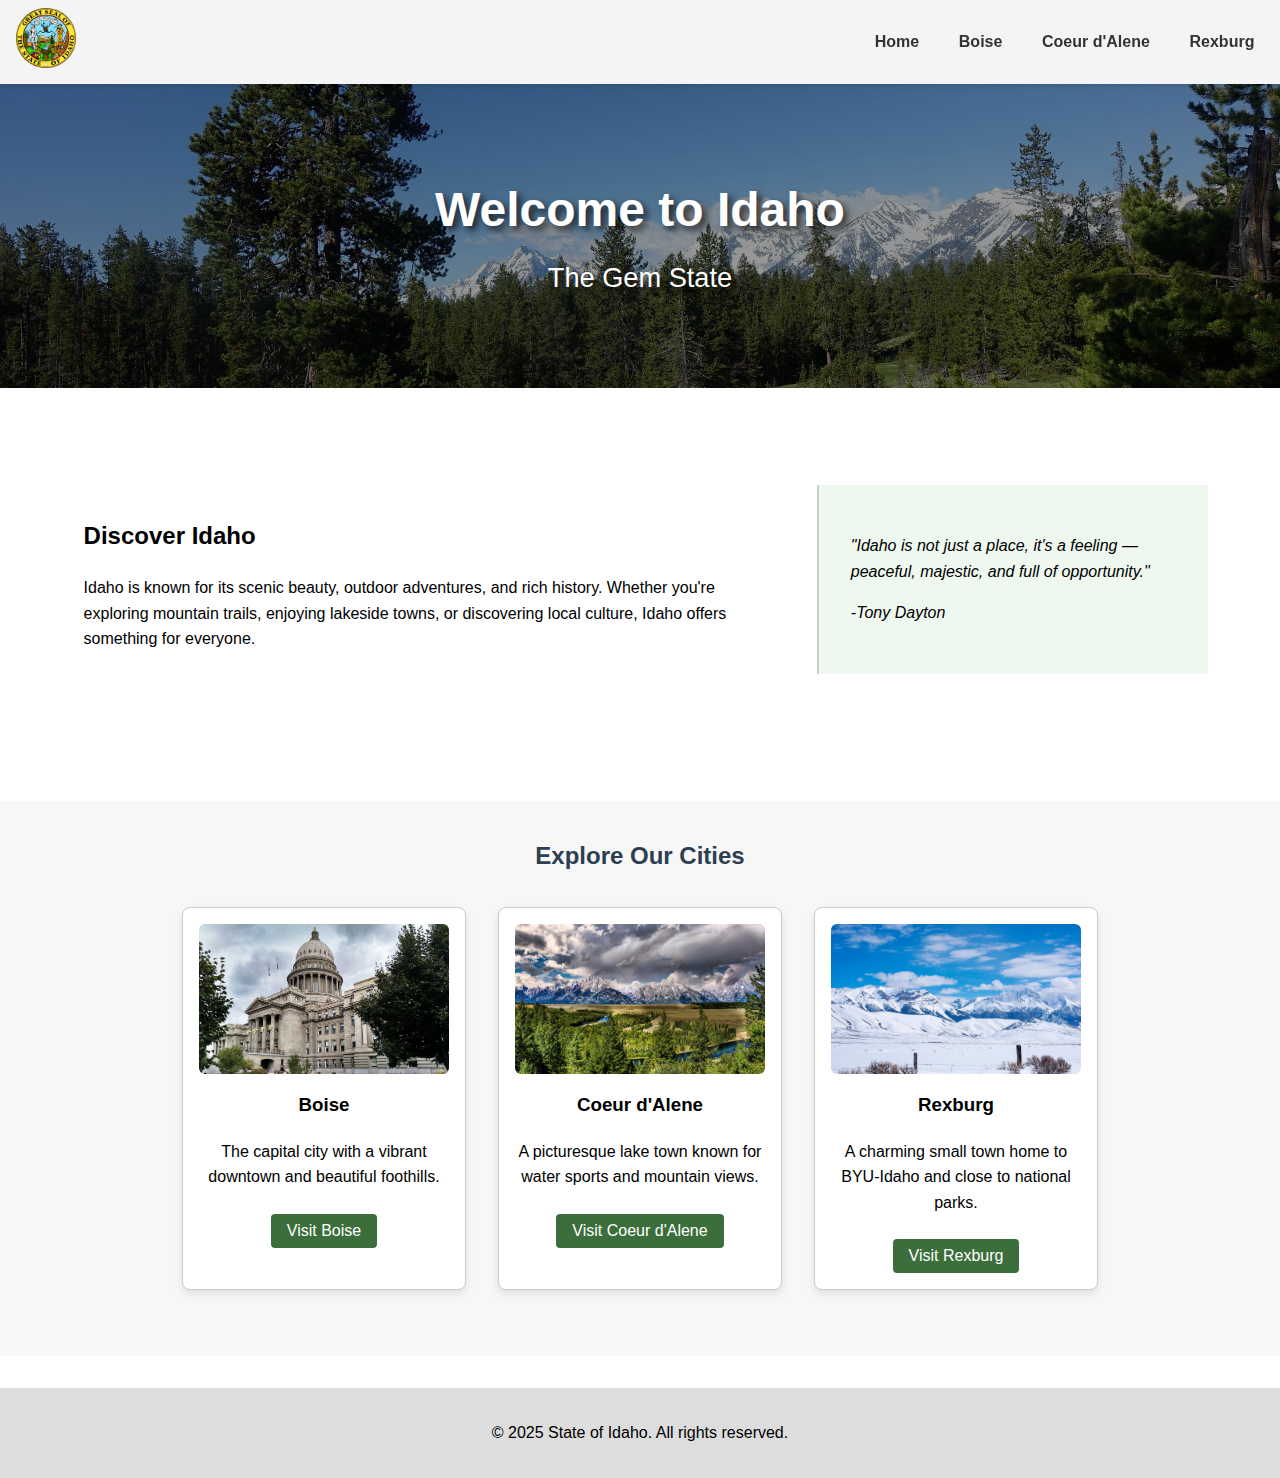
<file: index.html>
<!DOCTYPE html>
<html lang="en">
<head>
  <meta charset="UTF-8" />
  <meta name="viewport" content="width=device-width, initial-scale=1.0"/>
  <link rel="stylesheet" href="style.css">
  <title>Welcome to Idaho</title>
</head>
<body>

 <nav>
  <div class="nav-left">
    <a href="index.html">
      <img src="assets/logo.png" width="60" height="60" alt="Idaho Home Logo" />
    </a>
  </div>

  <!-- Hamburger button -->
  <button class="menu-toggle" onclick="toggleMenu()">☰</button>

  <!-- Wrap nav links for toggling -->
  <div class="nav-right" id="nav-links">
    <a href="index.html">Home</a>
    <a href="boise.html">Boise</a>
    <a href="coeurdalene.html">Coeur d'Alene</a>
    <a href="rexburg.html">Rexburg</a>
  </div>
</nav>

  <header>
    <h1>Welcome to Idaho</h1>
    <p>The Gem State</p>
  </header>
<br>
  <main>
    <article>
      <h2>Discover Idaho</h2>
      <p>Idaho is known for its scenic beauty, outdoor adventures, and rich history. Whether you're exploring mountain trails, enjoying lakeside towns, or discovering local culture, Idaho offers something for everyone.</p>
    </article>

    <aside>
      <p class="quote">"Idaho is not just a place, it's a feeling — peaceful, majestic, and full of opportunity."</p>
      <p>-Tony Dayton</p>
    </aside>
  </main>
<br>

  <section class="cities-section">
    <h2>Explore Our Cities</h2>
    <div class="city-cards">
      <div class="card">
        <img src="assets/boise.jpg" alt="Boise">
        <h3>Boise</h3>
        <p>The capital city with a vibrant downtown and beautiful foothills.</p>
        <button onclick="location.href='boise.html'">Visit Boise</button>
      </div>
      <div class="card">
        <img src="assets/mountains.jpg" alt="Coeur d'Alene">
        <h3>Coeur d'Alene</h3>
        <p>A picturesque lake town known for water sports and mountain views.</p>
        <button onclick="location.href='coeurdalene.html'">Visit Coeur d'Alene</button>
      </div>
      <div class="card">
        <img src="assets/snow.jpg" alt="Rexburg">
        <h3>Rexburg</h3>
        <p>A charming small town home to BYU-Idaho and close to national parks.</p>
        <button onclick="location.href='rexburg.html'">Visit Rexburg</button>
      </div>
    </div>
  </section>

  <footer>
    <p>&copy; 2025 State of Idaho. All rights reserved.</p>
  </footer>

</body>
</html>
</file>
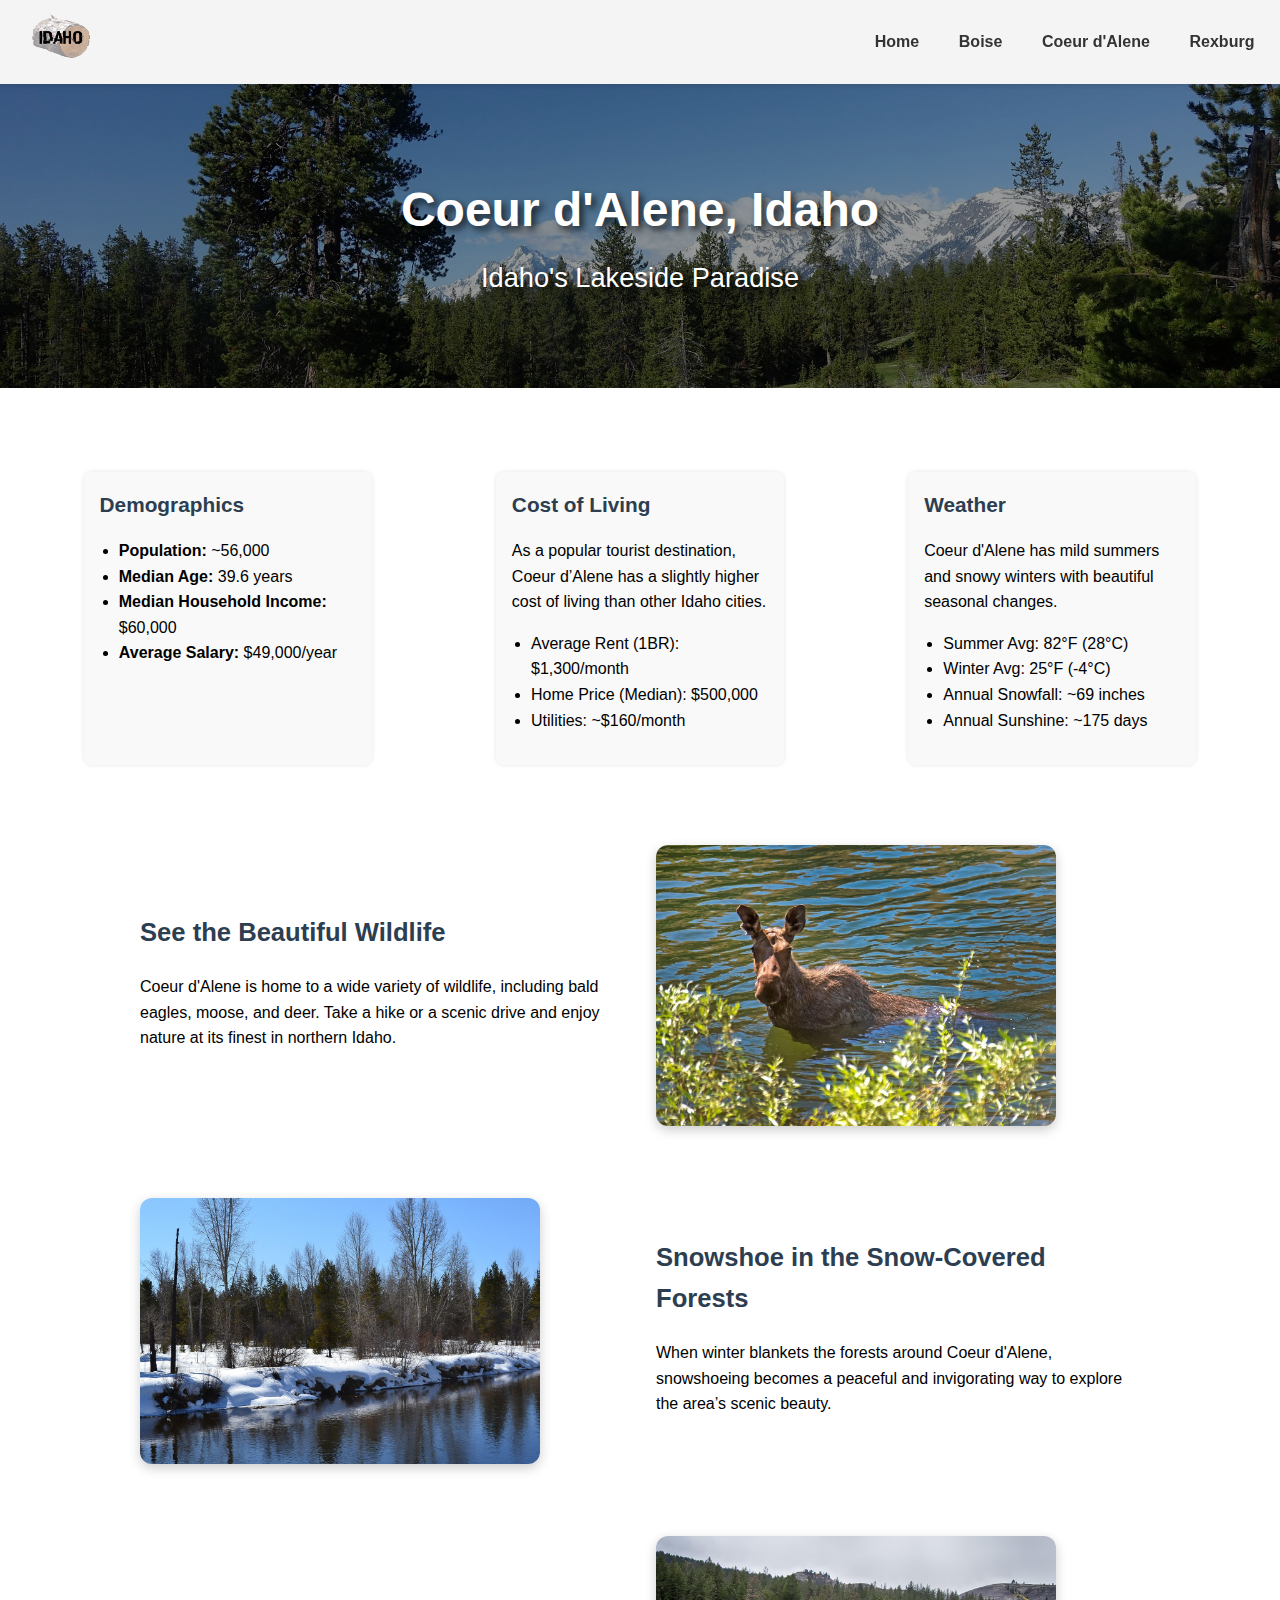
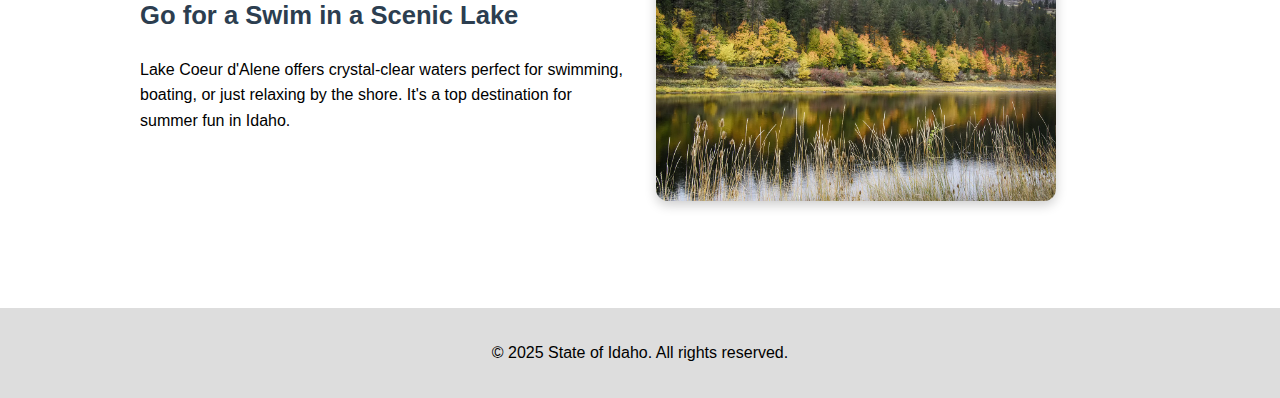
<file: coeurdalene.html>
<!DOCTYPE html>
<html lang="en">
<head>
  <meta charset="UTF-8" />
  <meta name="viewport" content="width=device-width, initial-scale=1.0"/>
  <link rel="stylesheet" href="style.css">
  <title>Coeur d'Alene, Idaho</title>
</head>
<body>

  <nav>
  <div class="nav-left">
    <a href="index.html">
      <img src="assets/trunk_logo2.png" width="90" height="60" alt="Idaho Home Logo" />
    </a>
  </div>

  <!-- Hamburger button -->
  <button class="menu-toggle" onclick="toggleMenu()">☰</button>

  <!-- Wrap nav links for toggling -->
  <div class="nav-right" id="nav-links">
    <a href="index.html">Home</a>
    <a href="boise.html">Boise</a>
    <a href="coeurdalene.html">Coeur d'Alene</a>
    <a href="rexburg.html">Rexburg</a>
  </div>
</nav>

  <header>
    <h1>Coeur d'Alene, Idaho</h1>
    <p>Idaho's Lakeside Paradise</p>
  </header>

  <main>
    <section class="city-info">
      <article>
        <h2>Demographics</h2>
        <ul>
          <li><strong>Population:</strong> ~56,000</li>
          <li><strong>Median Age:</strong> 39.6 years</li>
          <li><strong>Median Household Income:</strong> $60,000</li>
          <li><strong>Average Salary:</strong> $49,000/year</li>
        </ul>
      </article>

      <article>
        <h2>Cost of Living</h2>
        <p>As a popular tourist destination, Coeur d’Alene has a slightly higher cost of living than other Idaho cities.</p>
        <ul>
          <li>Average Rent (1BR): $1,300/month</li>
          <li>Home Price (Median): $500,000</li>
          <li>Utilities: ~$160/month</li>
        </ul>
      </article>

      <article>
        <h2>Weather</h2>
        <p>Coeur d'Alene has mild summers and snowy winters with beautiful seasonal changes.</p>
        <ul>
          <li>Summer Avg: 82°F (28°C)</li>
          <li>Winter Avg: 25°F (-4°C)</li>
          <li>Annual Snowfall: ~69 inches</li>
          <li>Annual Sunshine: ~175 days</li>
        </ul>
      </article>
    </section>

<section class="scenic-pairs">

  <!-- Row 1: Text on left, Image on right -->
  <div class="scenic-row">
    <div class="scenic-text">
      <h2>See the Beautiful Wildlife</h2>
      <p>Coeur d'Alene is home to a wide variety of wildlife, including bald eagles, moose, and deer. Take a hike or a scenic drive and enjoy nature at its finest in northern Idaho.</p>
    </div>
    <div class="scenic-image">
      <img src="assets/coeurdalene_wildlife.jpg" alt="Wildlife in Coeur d'Alene" />
    </div>
  </div>

  <!-- Row 2: Image on left, Text on right -->
  <div class="scenic-row reverse">
    <div class="scenic-text">
      <h2>Snowshoe in the Snow-Covered Forests</h2>
      <p>When winter blankets the forests around Coeur d'Alene, snowshoeing becomes a peaceful and invigorating way to explore the area’s scenic beauty.</p>
    </div>
    <div class="scenic-image">
      <img src="assets/coeurdalene_winter.jpg" alt="Snowshoeing in Coeur d'Alene" />
    </div>
  </div>

  <!-- Row 3: Text on left, Image on right -->
  <div class="scenic-row">
    <div class="scenic-text">
      <h2>Go for a Swim in a Scenic Lake</h2>
      <p>Lake Coeur d'Alene offers crystal-clear waters perfect for swimming, boating, or just relaxing by the shore. It's a top destination for summer fun in Idaho.</p>
    </div>
    <div class="scenic-image">
      <img src="assets/fall.jpg" alt="Swimming in Lake Coeur d'Alene" />
    </div>
  </div>

</section>

  </main>

  <footer>
    <p>&copy; 2025 State of Idaho. All rights reserved.</p>
  </footer>
<script src="script.js"></script>
</body>
</html>
</file>
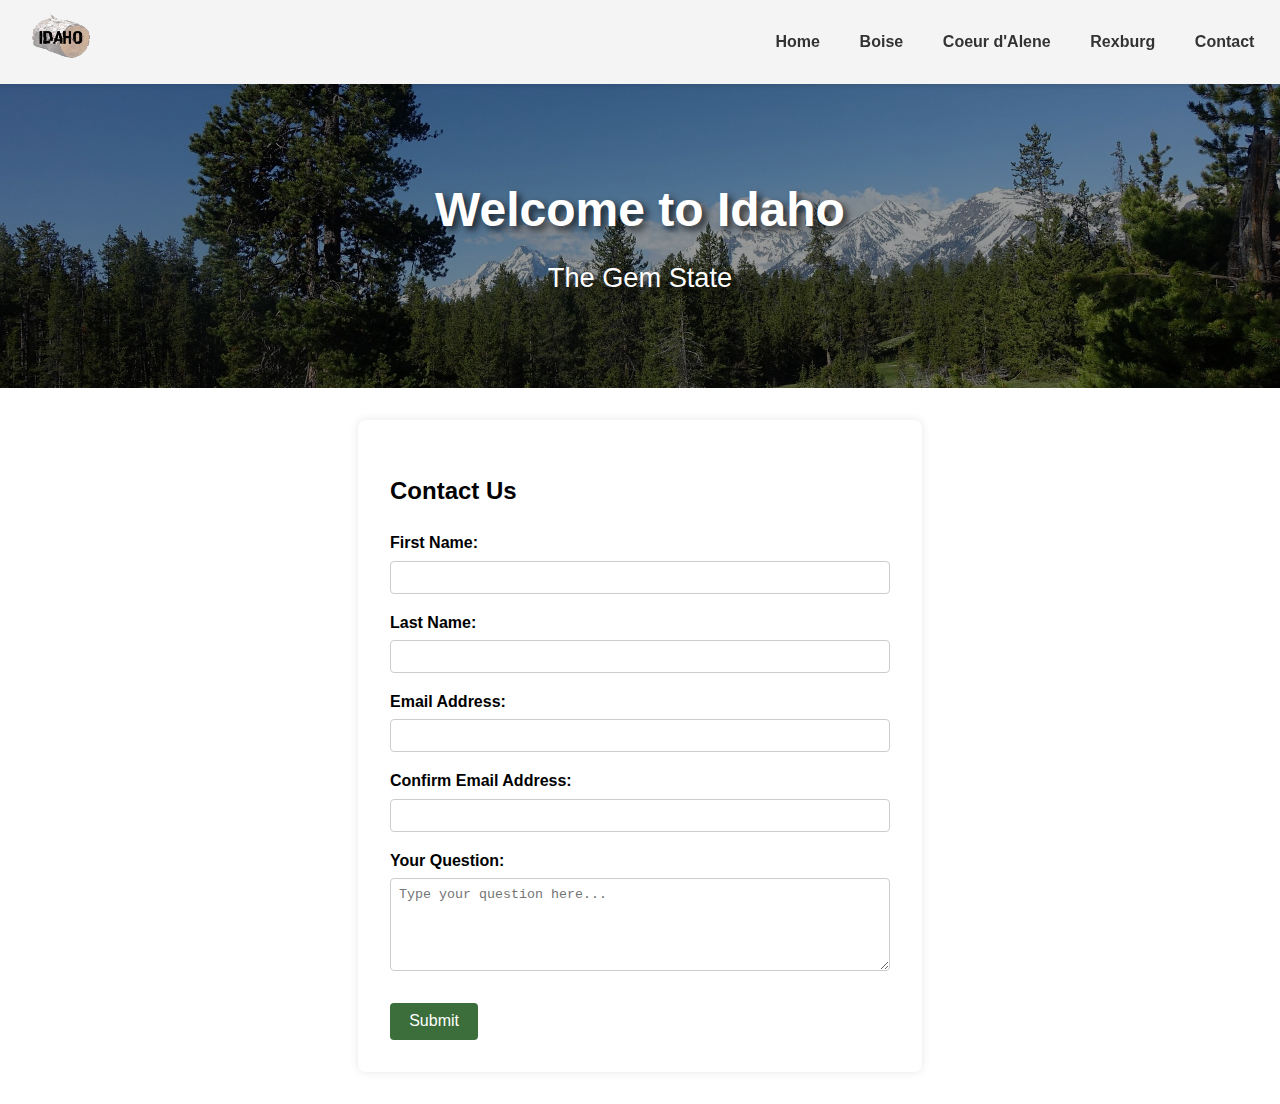
<file: form.html>
<!DOCTYPE html>
<html lang="en">
<head>
  <meta charset="UTF-8" />
  <meta name="viewport" content="width=device-width, initial-scale=1.0" />
  <link rel="stylesheet" href="style.css">
  <title>User Question Form</title>
  
</head>
<body>
<nav>
  <div class="nav-left">
    <a href="index.html">
      <img src="assets/trunk_logo2.png" width="90" height="60" alt="Idaho Home Logo" />
    </a>
  </div>

  <!-- Hamburger button -->
  <button class="menu-toggle" onclick="toggleMenu()">☰</button>

  <!-- Wrap nav links for toggling -->
  <div class="nav-right" id="nav-links">
    <a href="index.html">Home</a>
    <a href="boise.html">Boise</a>
    <a href="coeurdalene.html">Coeur d'Alene</a>
    <a href="rexburg.html">Rexburg</a>
    <a href="form.html">Contact</a>
  </div>
</nav>

  <header>
    <h1>Welcome to Idaho</h1>
    <p>The Gem State</p>
  </header>

  <!-- this is the form section -->
  <div class="form-container">
    <h2>Contact Us</h2>
    <form onsubmit="return validateEmails();">
      <label for="firstName">First Name:</label>
      <input type="text" id="firstName" name="firstName" required />

      <label for="lastName">Last Name:</label>
      <input type="text" id="lastName" name="lastName" required />

      <label for="email">Email Address:</label>
      <input type="email" id="email" name="email" required />

      <label for="confirmEmail">Confirm Email Address:</label>
      <input type="email" id="confirmEmail" name="confirmEmail" required />

      <label for="question">Your Question:</label>
      <textarea id="question" name="question" rows="5" placeholder="Type your question here..." required></textarea>

      <button type="submit">Submit</button>
    </form>
  </div>
<script src="script.js"></script>
</body>
</html>
</file>
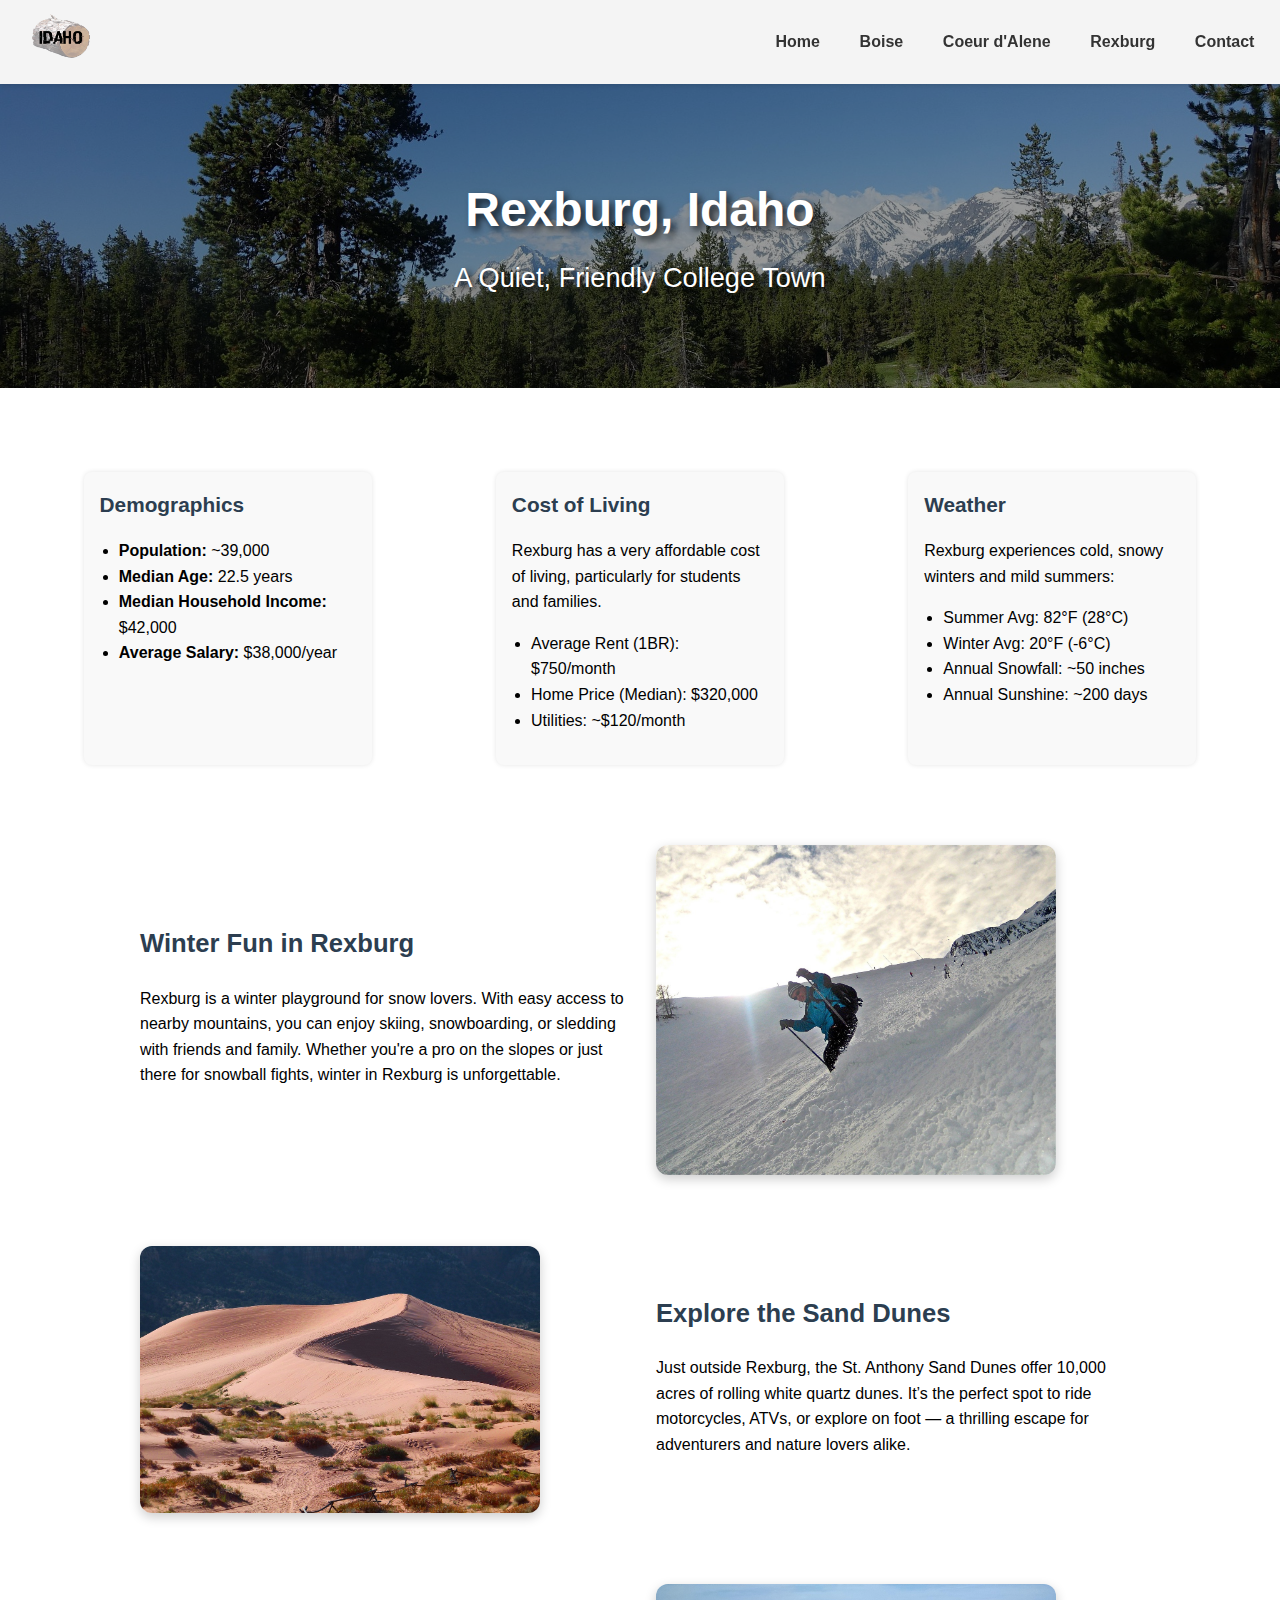
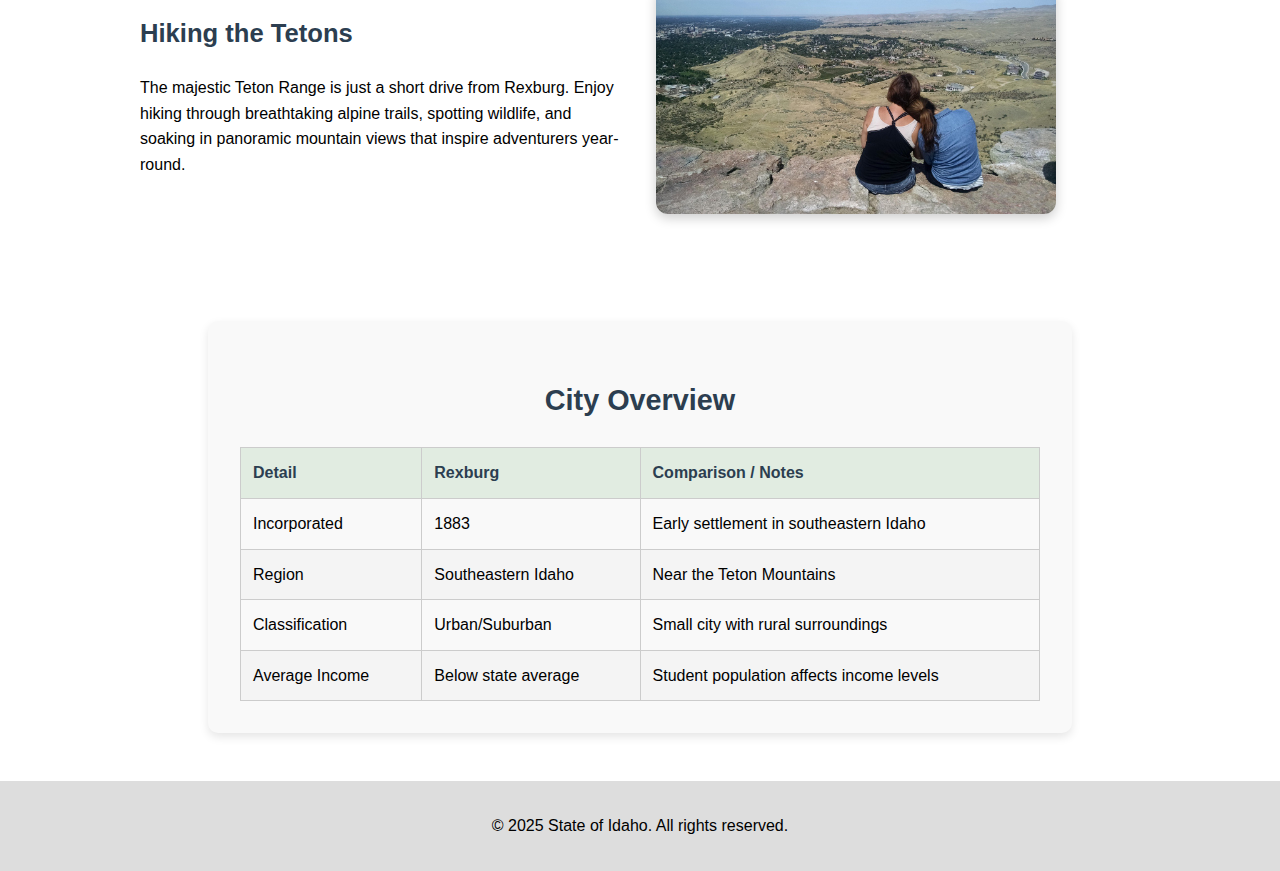
<file: rexburg.html>
<!DOCTYPE html>
<html lang="en">

<head>
  <meta charset="UTF-8" />
  <meta name="viewport" content="width=device-width, initial-scale=1.0" />
  <link rel="stylesheet" href="style.css">
  <title>Rexburg, Idaho</title>
</head>

<body>

  <nav>
    <div class="nav-left">
      <a href="index.html">
        <img src="assets/trunk_logo2.png" width="90" height="60" alt="Idaho Home Logo" />
      </a>
    </div>

    <!-- Hamburger button -->
    <button class="menu-toggle" onclick="toggleMenu()">☰</button>

    <!-- Wrap nav links for toggling -->
    <div class="nav-right" id="nav-links">
      <a href="index.html">Home</a>
      <a href="boise.html">Boise</a>
      <a href="coeurdalene.html">Coeur d'Alene</a>
      <a href="rexburg.html">Rexburg</a>
      <a href="form.html">Contact</a>
    </div>
  </nav>
  <header>
    <h1>Rexburg, Idaho</h1>
    <p>A Quiet, Friendly College Town</p>
  </header>

  <main>
    <section class="city-info">
      <article>
        <h2>Demographics</h2>
        <ul>
          <li><strong>Population:</strong> ~39,000</li>
          <li><strong>Median Age:</strong> 22.5 years</li>
          <li><strong>Median Household Income:</strong> $42,000</li>
          <li><strong>Average Salary:</strong> $38,000/year</li>
        </ul>
      </article>

      <article>
        <h2>Cost of Living</h2>
        <p>Rexburg has a very affordable cost of living, particularly for students and families.</p>
        <ul>
          <li>Average Rent (1BR): $750/month</li>
          <li>Home Price (Median): $320,000</li>
          <li>Utilities: ~$120/month</li>
        </ul>
      </article>

      <article>
        <h2>Weather</h2>
        <p>Rexburg experiences cold, snowy winters and mild summers:</p>
        <ul>
          <li>Summer Avg: 82°F (28°C)</li>
          <li>Winter Avg: 20°F (-6°C)</li>
          <li>Annual Snowfall: ~50 inches</li>
          <li>Annual Sunshine: ~200 days</li>
        </ul>
      </article>
    </section>

    <section class="scenic-pairs">

      <!-- Row 1: Text on left, Image on right -->
      <div class="scenic-row">
        <div class="scenic-text">
          <h2>Winter Fun in Rexburg</h2>
          <p>Rexburg is a winter playground for snow lovers. With easy access to nearby mountains, you can enjoy skiing,
            snowboarding, or sledding with friends and family. Whether you're a pro on the slopes or just there for
            snowball fights, winter in Rexburg is unforgettable.</p>
        </div>
        <div class="scenic-image">
          <img src="assets/rexburg_ski.jpg" alt="Skiing and Snowboarding in Rexburg" />
        </div>
      </div>

      <!-- Row 2: Image on left, Text on right -->
      <div class="scenic-row reverse">
        <div class="scenic-text">
          <h2>Explore the Sand Dunes</h2>
          <p>Just outside Rexburg, the St. Anthony Sand Dunes offer 10,000 acres of rolling white quartz dunes. It’s the
            perfect spot to ride motorcycles, ATVs, or explore on foot — a thrilling escape for adventurers and nature
            lovers alike.</p>
        </div>
        <div class="scenic-image">
          <img src="assets/sand.jpg" alt="Sand Dunes near Rexburg" />
        </div>
      </div>

      <!-- Row 3: Text on left, Image on right -->
      <div class="scenic-row">
        <div class="scenic-text">
          <h2>Hiking the Tetons</h2>
          <p>The majestic Teton Range is just a short drive from Rexburg. Enjoy hiking through breathtaking alpine
            trails, spotting wildlife, and soaking in panoramic mountain views that inspire adventurers year-round.</p>
        </div>
        <div class="scenic-image">
          <img src="assets/table_rock.jpg" alt="Hiking in the Tetons" />
        </div>
      </div>

    </section>

  </main>
  <div class="rexburg-table-container">
    <h2>City Overview</h2>
    <table class="rexburg-table">
      <thead>
        <tr>
          <th>Detail</th>
          <th>Rexburg</th>
          <th>Comparison / Notes</th>
        </tr>
      </thead>
      <tbody>
        <tr>
          <td>Incorporated</td>
          <td>1883</td>
          <td>Early settlement in southeastern Idaho</td>
        </tr>
        <tr>
          <td>Region</td>
          <td>Southeastern Idaho</td>
          <td>Near the Teton Mountains</td>
        </tr>
        <tr>
          <td>Classification</td>
          <td>Urban/Suburban</td>
          <td>Small city with rural surroundings</td>
        </tr>
        <tr>
          <td>Average Income</td>
          <td>Below state average</td>
          <td>Student population affects income levels</td>
        </tr>
      </tbody>
    </table>
  </div>

  <footer>
    <p>&copy; 2025 State of Idaho. All rights reserved.</p>
  </footer>
  <script src="script.js"></script>
</body>

</html>
</file>
<file: style.css>
body {
  font-family: Arial, sans-serif;
  margin: 0;
  padding: 0;
  line-height: 1.6;
}

nav {
  background-color: #f4f4f4;
  display: flex;
  align-items: center;
  justify-content: space-between;
  padding: 0.5rem 1rem;
  position: sticky;
  top: 0;
  z-index: 10;
  box-shadow: 0 2px 4px rgba(0, 0, 0, 0.1);
  flex-wrap: wrap;
}

.nav-left svg {
  height: 20px;
  width: 20px;
}

.nav-middle {
  flex: 1;
}

.nav-right a {
  margin-left: 1rem;
  text-decoration: none;
  color: #333;
  font-weight: bold;
  padding: 0.3rem 0.6rem;
  border-radius: 8px;
  transition: background-color 0.3s ease, color 0.3s ease;
}

.nav-right a:hover {
  background-color: #3b6e3b;
  /* Green background */
  color: white;
  /* White text */
}
/* relative poisitioning found here */
header {
  background-image: url('assets/forest.jpg');
  background-size: cover;
  background-position: center;
  color: white;
  padding: 5rem 1rem;
  text-align: center;
  position: relative;
  margin-bottom: 0px;
}
/* absolute positioning found here */
header::after {
  content: "";
  position: absolute;
  top: 0;
  left: 0;
  width: 100%;
  height: 100%;
  background: rgba(0, 0, 0, 0.4);
  z-index: 0;
}

header h1 {
  position: relative;
  z-index: 1;
  margin: 0.5rem 0;
  font-size: 3rem;
  text-shadow: 4px 4px 7px rgba(0, 0, 0, 0.7);
}

header p {
  position: relative;
  z-index: 1;
  margin: 0.5rem 0;
  font-size: 1.70rem;
  text-shadow: 4px 4px 7px rgba(0, 0, 0, 0.9);
}

main {
  display: flex;
  flex-wrap: wrap;
  padding: .1rem;
  background-color: #ffffff;
  margin-top: 50px;
  margin-bottom: 50px;
}

article {
  flex: 2;
  padding: 2rem;
  margin-left: 50px;
  margin-right: 50px;
}

aside {
  flex: 1;
  padding: 2rem;
  background-color: #eff8ef;
  border-left: 2px solid #ccc;
  font-style: italic;
  margin-right: 70px;
  margin-top: 20px;
  margin-bottom: 50px;
}

.cities-section {
  padding: 1rem;
  background-color: #f7f7f7;
}

.cities-section h2 {
  text-align: center;
  /* font-size: 2rem; */
  color: #2c3e50;
  margin-bottom: 2rem;
}

.city-cards {
  display: flex;
  gap: 2rem;
  justify-content: center;
  flex-wrap: wrap;
  padding-bottom: 50px;
}

.card {
  border: 1px solid #ccc;
  border-radius: 8px;
  box-shadow: 0 4px 8px rgba(0, 0, 0, 0.1);
  /* ← shadow added */
  padding: 1rem;
  width: 250px;
  text-align: center;
  background-color: #fff;
}

.card img {
  width: 100%;
  height: 150px;
  object-fit: cover;
  border-radius: 6px;
}

.card h3 {
  margin-top: 0.5rem;
}

.card button {
  background-color: #3b6e3b;
  color: white;
  border: none;
  padding: 0.5rem 1rem;
  border-radius: 4px;
  cursor: pointer;
  margin-top: 0.5rem;
}

.card button:hover {
  background-color: #2d522d;
}

footer {
  text-align: center;
  padding: 1rem;
  background-color: #ddd;
  margin-top: 2rem;
}

@media (max-width: 600px) {
  nav {
    flex-direction: column;
    align-items: flex-start;
  }

  .nav-right {
    margin-top: 0.5rem;
  }

  .nav-right a {
    margin: 0.25rem 0;
    display: block;
  }
}

.city-info {
  display: flex;
  justify-content: space-between;
  gap: 1.5rem;
  padding: 2rem;
  flex-wrap: wrap;
}

.city-info article {
  flex: 1;
  min-width: 250px;
  background-color: #f9f9f9;
  padding: 1rem;
  border-radius: 8px;
  box-shadow: 0 0 5px rgba(0, 0, 0, 0.1);
}

.city-info article h2 {
  margin-top: 0;
  font-size: 1.3rem;
  color: #2c3e50;
}

.city-info ul {
  padding-left: 1.2rem;
  list-style-type: disc;
}

/*this section is for the alignment of the pictures*/
.scenic-pairs {
  display: flex;
  flex-direction: column;
  gap: 4rem;
  padding: 3rem 2rem;
  max-width: 1000px;
  margin: 0 auto;
}

.scenic-row {
  display: flex;
  flex-direction: row;
  align-items: center;
  justify-content: space-between;
  gap: 2rem;
}

.scenic-row.reverse {
  flex-direction: row-reverse;
}

.scenic-text,
.scenic-image {
  flex: 1;
  max-width: 50%;
}

.scenic-image img {
  width: 100%;
  height: auto;
  max-width: 400px;
  border-radius: 12px;
  box-shadow: 0 4px 12px rgba(0, 0, 0, 0.2);
}

.scenic-text h2 {
  margin-top: 0;
  font-size: 1.6rem;
  color: #2c3e50;
}

/* Responsive layout for smaller screens */
@media (max-width: 768px) {

  .scenic-row,
  .scenic-row.reverse {
    flex-direction: column;
    text-align: center;
  }

  .scenic-text,
  .scenic-image {
    max-width: 100%;
  }

  .scenic-image img {
    max-width: 100%;
  }
}

/*nav section for hamburger*/
.menu-toggle {
  display: none;
  font-size: 2rem;
  background: none;
  border: none;
  cursor: pointer;
  margin-left: auto;
  /* pushes it to the right */
  align-self: center;
  margin-top: 0;
  padding-top: 0;
  line-height: 1;
}


@media (max-width: 768px) {
  .menu-toggle {
    display: block;
  }

  .nav-right {
    display: none;
    flex-direction: column;
    width: 100%;
    background-color: #f4f4f4;
    padding: 1rem 0;
  }

  .nav-right.active {
    display: flex;
  }

  .nav-right a {
    margin: 0.5rem 1rem;
    display: block;
  }

  nav {
    flex-wrap: wrap;
    align-items: center;
  }
}

/*additional info*/
.info-box {
  max-width: 500px;
  margin: 2rem auto;
  padding: 1.5rem;
  background-color: #f4f4f4;
  border-radius: 8px;
  box-shadow: 0 4px 8px rgba(0, 0, 0, 0.1);
  text-align: center;
  margin-bottom: 70px;
}

.info-box h2 {
  margin-top: 0;
  font-size: 1.8rem;
  color: #2c3e50;
}

.info-list {
  list-style-position: inside;
  padding: 0;
  margin: 1rem 0 0 0;
  text-align: left;
}

/* rexburg table */
.rexburg-table-container {
  max-width: 800px;
  margin: 3rem auto;
  padding: 2rem;
  background-color: #f9f9f9;
  border-radius: 10px;
  box-shadow: 0 4px 10px rgba(0, 0, 0, 0.1);
  text-align: center;
}

.rexburg-table-container h2 {
  margin-bottom: 1.5rem;
  font-size: 1.8rem;
  color: #2c3e50;
}

.rexburg-table {
  width: 100%;
  border-collapse: collapse;
}

.rexburg-table th,
.rexburg-table td {
  border: 1px solid #ccc;
  padding: 0.75rem;
  text-align: left;
}

.rexburg-table th {
  background-color: #e1ece1;
  color: #2c3e50;
}

.rexburg-table tr:nth-child(even) {
  background-color: #f4f4f4;
}

/* Coeur d'Alene table information */
.coeur-table-container {
  max-width: 800px;
  margin: 3rem auto;
  padding: 2rem;
  background-color: #f9f9f9;
  border-radius: 10px;
  box-shadow: 0 4px 10px rgba(0, 0, 0, 0.1);
  text-align: center;
}

.coeur-table-container h2 {
  margin-bottom: 1.5rem;
  font-size: 1.8rem;
  color: #2c3e50;
}

.coeur-table {
  width: 100%;
  border-collapse: collapse;
}

.coeur-table th,
.coeur-table td {
  border: 1px solid #ccc;
  padding: 0.75rem;
  text-align: left;
}

.coeur-table th {
  background-color: #e1ece1;
  color: #2c3e50;
}

.coeur-table tr:nth-child(even) {
  background-color: #f4f4f4;
}

/* Submit form page css */
.form-container {
  max-width: 500px;
  margin: 2rem auto;
  padding: 2rem;
  background-color: white;
  border-radius: 8px;
  box-shadow: 0 0 10px rgba(0, 0, 0, 0.1);
}

.form-title {
  text-align: center;
  color: #2c3e50;
  margin-top: 0;
}

label {
  display: block;
  margin-top: 1rem;
  font-weight: bold;
}

input,
textarea {
  width: 100%;
  padding: 0.5rem;
  margin-top: 0.3rem;
  border: 1px solid #ccc;
  border-radius: 4px;
  box-sizing: border-box;
}

button {
  margin-top: 1.5rem;
  padding: 0.6rem 1.2rem;
  background-color: #3b6e3b;
  color: white;
  border: none;
  border-radius: 4px;
  font-size: 1rem;
  cursor: pointer;
}

button:hover {
  background-color: #2d522d;
}

/* Here is the float css */
.fun-things {
  overflow: auto;
  /* clear floats */
  max-width: 900px;
  /* limit width for better centering */
  margin: 80px auto;
  /* center horizontally */
  padding: 1rem 2rem;
  /* some padding inside the container */
}

.float-left {
  float: left;
  margin: 0 1.5rem 1rem 0;
  /* top/right/bottom/left spacing */
  max-width: 300px;
  height: auto;
  border-radius: 12px;
  /* rounded corners */
  box-shadow: 0 4px 8px rgba(0, 0, 0, 0.15);
  /* subtle shadow */
}
</file>
